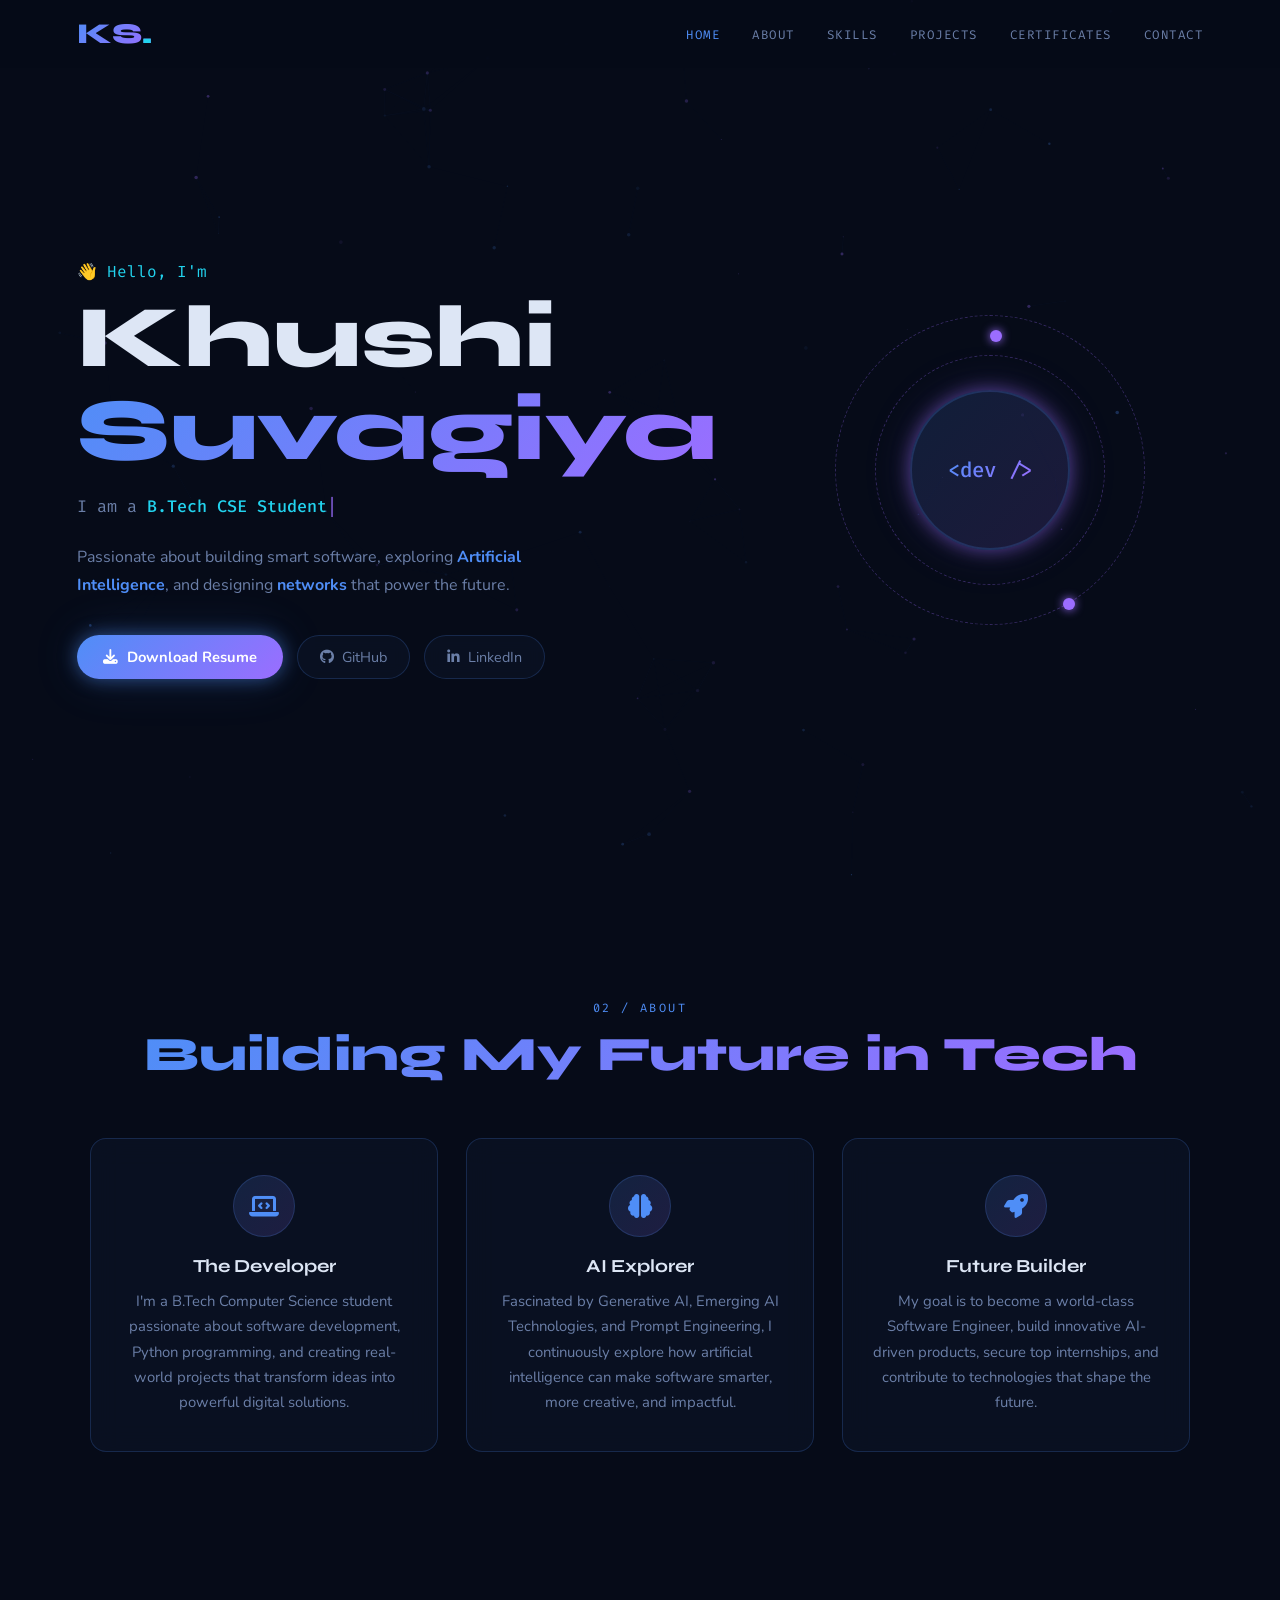
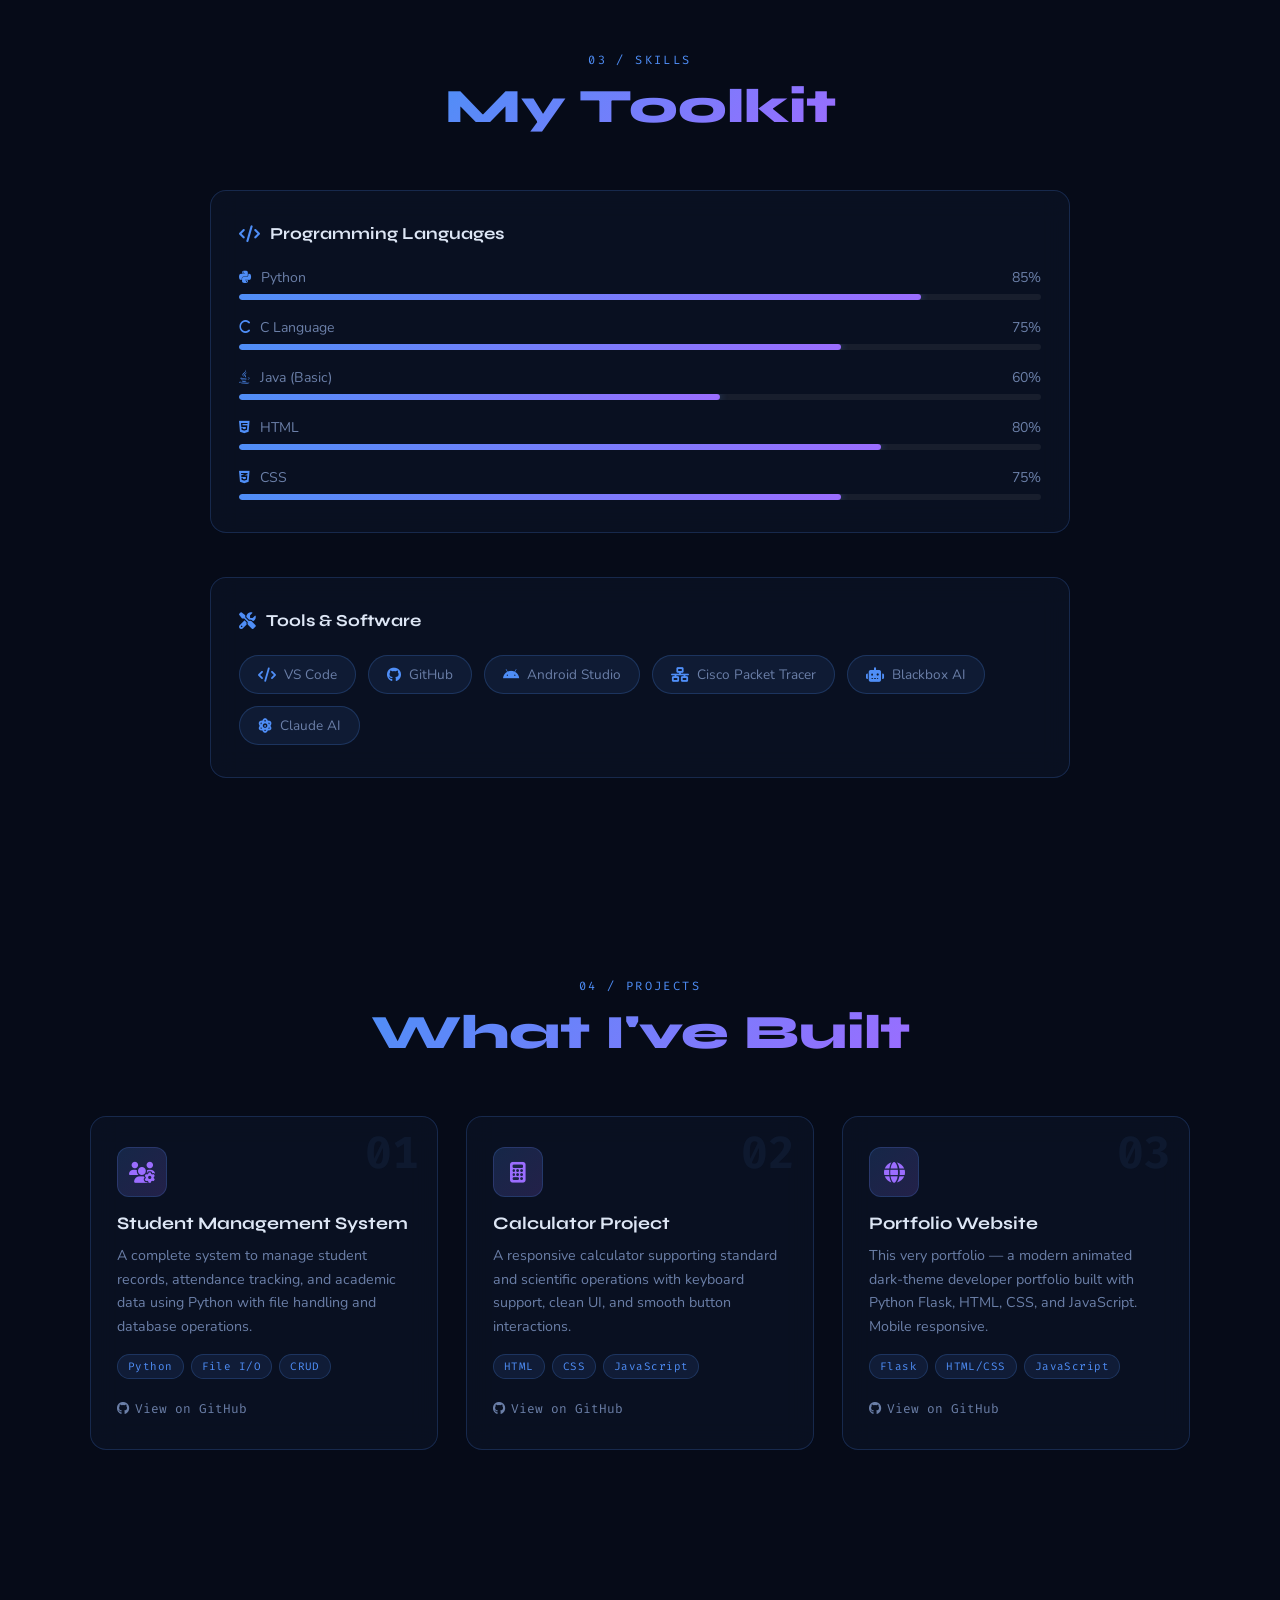
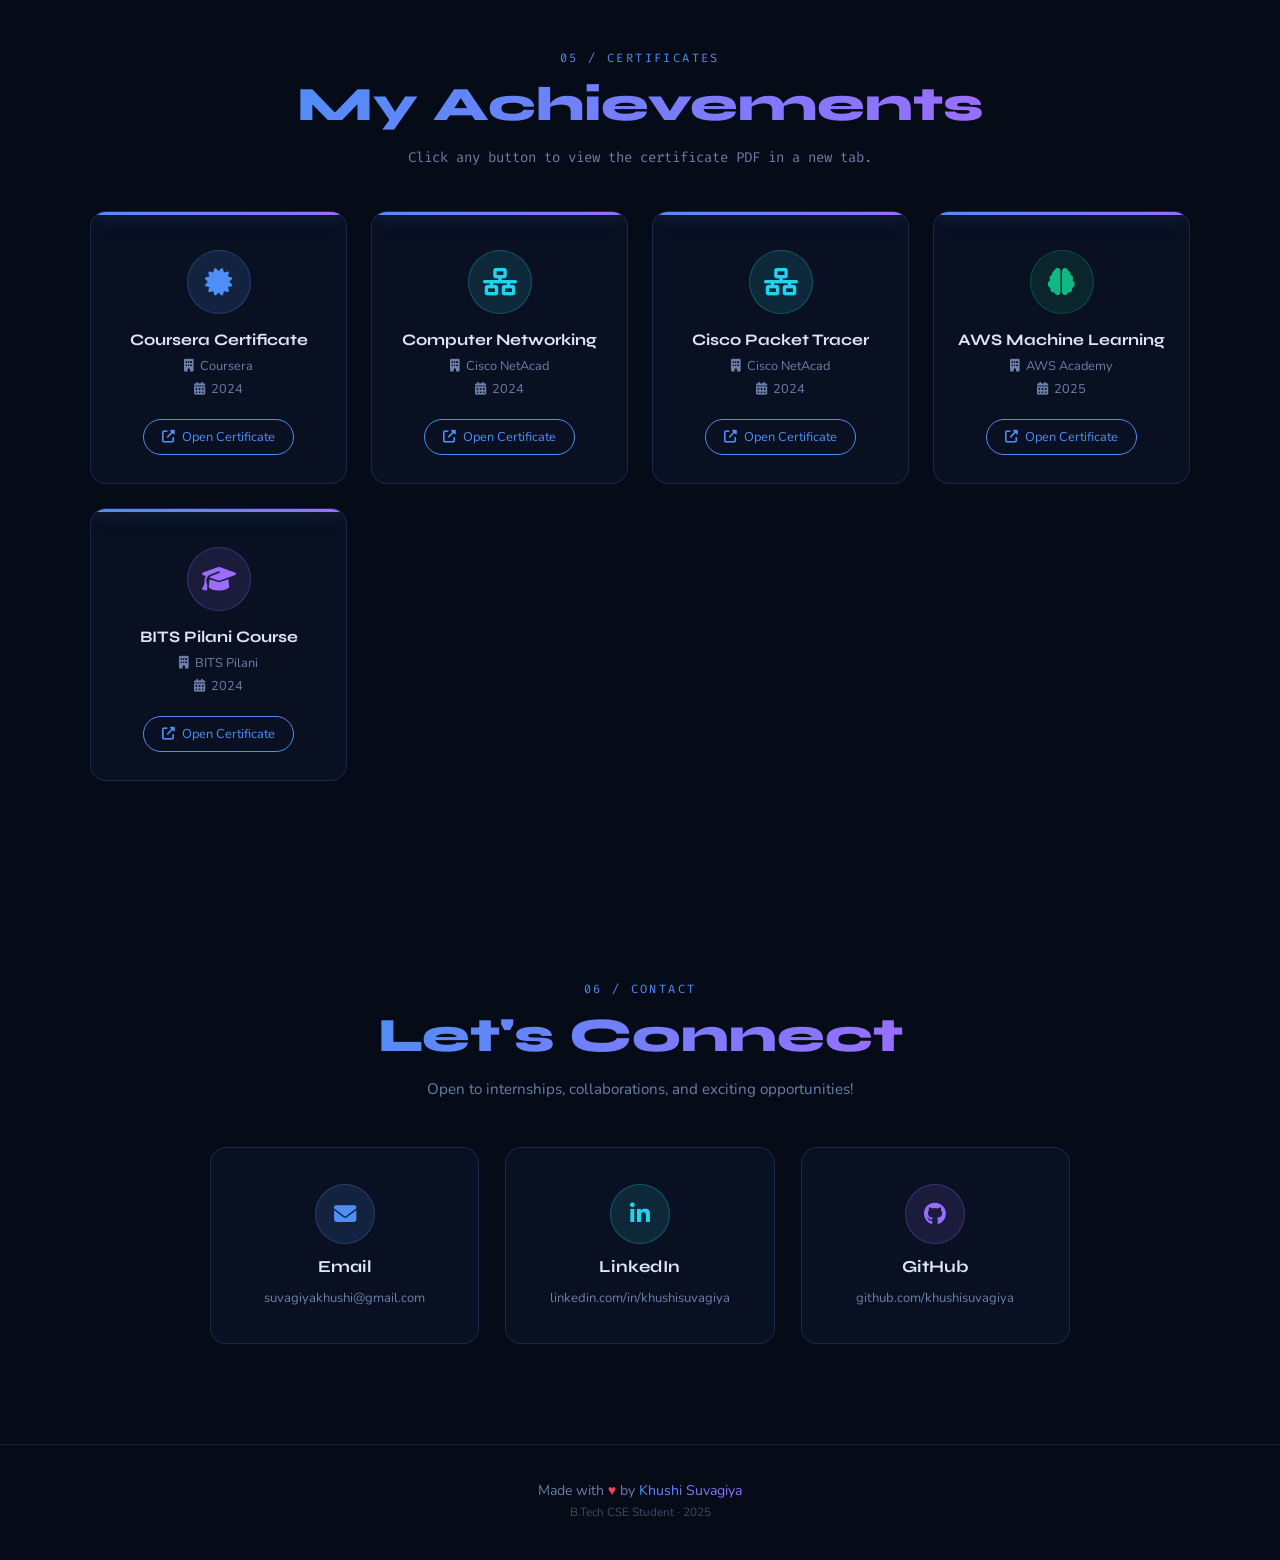
<file: index.html>
<!DOCTYPE html>
<html lang="en">
<head>
  <meta charset="UTF-8" />
  <meta name="viewport" content="width=device-width, initial-scale=1.0"/>
  <title>Khushi Suvagiya | Portfolio</title>

  <!-- Google Fonts -->
  <link rel="preconnect" href="https://fonts.googleapis.com"/>
  <link rel="preconnect" href="https://fonts.gstatic.com" crossorigin/>
  <link href="https://fonts.googleapis.com/css2?family=Syne:wght@400;600;700;800&family=Fira+Code:wght@300;400;500&family=Nunito:wght@300;400;500;600&display=swap" rel="stylesheet"/>

  <!-- Font Awesome Icons -->
  <link rel="stylesheet" href="https://cdnjs.cloudflare.com/ajax/libs/font-awesome/6.5.0/css/all.min.css"/>

  <!-- Your CSS -->
<link rel="stylesheet" href="static/style.css">
</head>
<body>

  <!-- Animated background canvas -->
  <canvas id="bg-canvas"></canvas>

  <!-- ===== NAVBAR ===== -->
  <nav id="navbar">
    <div class="nav-brand">KS<span class="brand-dot">.</span></div>
    <ul class="nav-menu" id="navMenu">
      <li><a href="#home"         class="nav-link">Home</a></li>
      <li><a href="#about"        class="nav-link">About</a></li>
      <li><a href="#skills"       class="nav-link">Skills</a></li>
      <li><a href="#projects"     class="nav-link">Projects</a></li>
      <li><a href="#certificates" class="nav-link">Certificates</a></li>
      <li><a href="#contact"      class="nav-link">Contact</a></li>
    </ul>
    <div class="hamburger" id="hamburger">
      <span></span>
      <span></span>
      <span></span>
    </div>
  </nav>

  <!-- ===== SECTION 1: HOME ===== -->
  <section id="home">
    <div class="home-text">
      <p class="greet">👋 Hello, I'm</p>
      <h1 class="big-name">Khushi<br/><span class="gradient-text">Suvagiya</span></h1>
      <div class="type-line">
        <span class="type-prefix">I am a </span>
        <span id="typed"></span><span class="type-cursor">|</span>
      </div>
      <p class="home-desc">
        Passionate about building smart software, exploring
        <strong>Artificial Intelligence</strong>, and designing
        <strong>networks</strong> that power the future.
      </p>
      <div class="home-btns">
        <a href="Khushi_Suvagiya_Resume.pdf" download class="btn-glow">
          <i class="fas fa-download"></i> Download Resume
        </a>
        <a href="https://github.com/khushisuvagiya" target="_blank" class="btn-outline">
          <i class="fab fa-github"></i> GitHub
        </a>
        <a href="https://linkedin.com/in/khushisuvagiya" target="_blank" class="btn-outline">
          <i class="fab fa-linkedin-in"></i> LinkedIn
        </a>
      </div>
    </div>
    <div class="home-avatar">
      <div class="ring ring-outer"></div>
      <div class="ring ring-mid"></div>
      <div class="avatar-core">
        <span class="avatar-tag">&lt;dev /&gt;</span>
      </div>
      <div class="orbit-dot dot-1"></div>
      <div class="orbit-dot dot-2"></div>
    </div>
  </section>

  <!-- ===== SECTION 2: ABOUT ===== -->
  <section id="about" class="section">
  <div class="section-label">02 / About</div>
  <h2 class="section-heading">Building My Future in Tech</h2>

  <div class="about-grid">

    <!-- Developer Card -->
    <div class="about-card reveal">
      <div class="acard-icon">
        <i class="fas fa-laptop-code"></i>
      </div>
      <h3>The Developer</h3>
      <p>
        I'm a B.Tech Computer Science student passionate about software development,
        Python programming, and creating real-world projects that transform ideas
        into powerful digital solutions.
      </p>
    </div>

    <!-- AI Card -->
    <div class="about-card reveal">
      <div class="acard-icon">
        <i class="fas fa-brain"></i>
      </div>
      <h3>AI Explorer</h3>
      <p>
        Fascinated by Generative AI, Emerging AI Technologies, and Prompt Engineering,
        I continuously explore how artificial intelligence can make software smarter,
        more creative, and impactful.
      </p>
    </div>

    <!-- Future Goals Card -->
    <div class="about-card reveal">
      <div class="acard-icon">
        <i class="fas fa-rocket"></i>
      </div>
      <h3>Future Builder</h3>
      <p>
        My goal is to become a world-class Software Engineer, build innovative AI-driven
        products, secure top internships, and contribute to technologies that shape
        the future.
      </p>
    </div>

  </div>
</section>
  <!-- ===== SECTION 3: SKILLS ===== -->
  <section id="skills" class="section">
    <div class="section-label">03 / Skills</div>
    <h2 class="section-heading">My Toolkit</h2>

    <div class="skills-wrapper">
      <!-- Programming Languages -->
      <div class="skills-block reveal">
        <h3 class="skill-block-title"><i class="fas fa-code"></i> Programming Languages</h3>
        <div class="skill-row">
          <div class="skill-item">
            <div class="skill-top">
              <span><i class="fab fa-python"></i> Python</span>
              <span>85%</span>
            </div>
            <div class="skill-bar"><div class="skill-fill" data-w="85"></div></div>
          </div>
          <div class="skill-item">
            <div class="skill-top">
              <span><i class="fas fa-c"></i> C Language</span>
              <span>75%</span>
            </div>
            <div class="skill-bar"><div class="skill-fill" data-w="75"></div></div>
          </div>
          <div class="skill-item">
            <div class="skill-top">
              <span><i class="fab fa-java"></i> Java (Basic)</span>
              <span>60%</span>
            </div>
            <div class="skill-bar"><div class="skill-fill" data-w="60"></div></div>
          </div>
          <div class="skill-item">
            <div class="skill-top">
              <span><i class="fab fa-html5"></i> HTML</span>
              <span>80%</span>
            </div>
            <div class="skill-bar"><div class="skill-fill" data-w="80"></div></div>
          </div>
          <div class="skill-item">
            <div class="skill-top">
              <span><i class="fab fa-css3-alt"></i> CSS</span>
              <span>75%</span>
            </div>
            <div class="skill-bar"><div class="skill-fill" data-w="75"></div></div>
          </div>
        </div>
      </div>

      <!-- Tools -->
      <div class="skills-block reveal">
        <h3 class="skill-block-title"><i class="fas fa-tools"></i> Tools & Software</h3>
        <div class="tools-row">
          <div class="tool-badge"><i class="fas fa-code"></i> VS Code</div>
          <div class="tool-badge"><i class="fab fa-github"></i> GitHub</div>
          <div class="tool-badge"><i class="fab fa-android"></i> Android Studio</div>
          <div class="tool-badge"><i class="fas fa-network-wired"></i> Cisco Packet Tracer</div>
          <div class="tool-badge"><i class="fas fa-robot"></i> Blackbox AI</div>
          <div class="tool-badge"><i class="fas fa-atom"></i> Claude AI</div>
        </div>
      </div>
    </div>
  </section>

  <!-- ===== SECTION 4: PROJECTS ===== -->
  <section id="projects" class="section">
    <div class="section-label">04 / Projects</div>
    <h2 class="section-heading">What I've Built</h2>

    <div class="projects-grid">

      <div class="project-card reveal">
        <div class="proj-num">01</div>
        <div class="proj-icon"><i class="fas fa-users-cog"></i></div>
        <h3>Student Management System</h3>
        <p>A complete system to manage student records, attendance tracking, and academic data using Python with file handling and database operations.</p>
        <div class="proj-tags">
          <span>Python</span>
          <span>File I/O</span>
          <span>CRUD</span>
        </div>
        <a href="https://github.com/khushisuvagiya" target="_blank" class="proj-link">
          <i class="fab fa-github"></i> View on GitHub
        </a>
      </div>

      <div class="project-card reveal">
        <div class="proj-num">02</div>
        <div class="proj-icon"><i class="fas fa-calculator"></i></div>
        <h3>Calculator Project</h3>
        <p>A responsive calculator supporting standard and scientific operations with keyboard support, clean UI, and smooth button interactions.</p>
        <div class="proj-tags">
          <span>HTML</span>
          <span>CSS</span>
          <span>JavaScript</span>
        </div>
        <a href="https://github.com/khushisuvagiya" target="_blank" class="proj-link">
          <i class="fab fa-github"></i> View on GitHub
        </a>
      </div>

      <div class="project-card reveal">
        <div class="proj-num">03</div>
        <div class="proj-icon"><i class="fas fa-globe"></i></div>
        <h3>Portfolio Website</h3>
        <p>This very portfolio — a modern animated dark-theme developer portfolio built with Python Flask, HTML, CSS, and JavaScript. Mobile responsive.</p>
        <div class="proj-tags">
          <span>Flask</span>
          <span>HTML/CSS</span>
          <span>JavaScript</span>
        </div>
        <a href="https://github.com/khushisuvagiya" target="_blank" class="proj-link">
          <i class="fab fa-github"></i> View on GitHub
        </a>
      </div>

    </div>
  </section>
  <!-- ===== SECTION 5: CERTIFICATES ===== -->
   <section id="certificates" class="section">
  <div class="section-label">05 / Certificates</div>
  <h2 class="section-heading">My Achievements</h2>
  <p class="cert-note">Click any button to view the certificate PDF in a new tab.</p>

  <div class="certs-grid">

    <!-- Coursera Certificate -->
    <div class="cert-card reveal">
      <div class="cert-top-bar"></div>
      <div class="cert-icon"><i class="fas fa-certificate"></i></div>
      <h3>Coursera Certificate</h3>
      <p class="cert-org"><i class="fas fa-building"></i> Coursera</p>
      <p class="cert-yr"><i class="fas fa-calendar-alt"></i> 2024</p>
      <a href="certificates/coursera.pdf" target="_blank" class="cert-open-btn">
        <i class="fas fa-external-link-alt"></i> Open Certificate
      </a>
    </div>

    <!-- Cisco Certificate 1 -->
    <div class="cert-card reveal">
      <div class="cert-top-bar"></div>
      <div class="cert-icon net-icon"><i class="fas fa-network-wired"></i></div>
      <h3>Computer Networking</h3>
      <p class="cert-org"><i class="fas fa-building"></i> Cisco NetAcad</p>
      <p class="cert-yr"><i class="fas fa-calendar-alt"></i> 2024</p>
      <a href="certificates/cisco1.pdf" target="_blank" class="cert-open-btn">
        <i class="fas fa-external-link-alt"></i> Open Certificate
      </a>
    </div>

    <!-- Cisco Certificate 2 -->
    <div class="cert-card reveal">
      <div class="cert-top-bar"></div>
      <div class="cert-icon net-icon"><i class="fas fa-network-wired"></i></div>
      <h3>Cisco Packet Tracer</h3>
      <p class="cert-org"><i class="fas fa-building"></i> Cisco NetAcad</p>
      <p class="cert-yr"><i class="fas fa-calendar-alt"></i> 2024</p>
      <a href="certificates/cisco2.pdf" target="_blank" class="cert-open-btn">
        <i class="fas fa-external-link-alt"></i> Open Certificate
      </a>
    </div>

    <!-- AWS Certificate -->
    <div class="cert-card reveal">
      <div class="cert-top-bar"></div>
      <div class="cert-icon ai-icon"><i class="fas fa-brain"></i></div>
      <h3>AWS Machine Learning</h3>
      <p class="cert-org"><i class="fas fa-building"></i> AWS Academy</p>
      <p class="cert-yr"><i class="fas fa-calendar-alt"></i> 2025</p>
      <a href="certificates/aws.pdf" target="_blank" class="cert-open-btn">
        <i class="fas fa-external-link-alt"></i> Open Certificate
      </a>
    </div>

    <!-- BITS Pilani Certificate -->
    <div class="cert-card reveal">
      <div class="cert-top-bar"></div>
      <div class="cert-icon web-icon"><i class="fas fa-graduation-cap"></i></div>
      <h3>BITS Pilani Course</h3>
      <p class="cert-org"><i class="fas fa-building"></i> BITS Pilani</p>
      <p class="cert-yr"><i class="fas fa-calendar-alt"></i> 2024</p>
      <a href="certificates/bits.pdf" target="_blank" class="cert-open-btn">
        <i class="fas fa-external-link-alt"></i> Open Certificate
      </a>
    </div>

  </div>
</section>

  <!-- ===== SECTION 6: CONTACT ===== -->
  <section id="contact" class="section">
    <div class="section-label">06 / Contact</div>
    <h2 class="section-heading">Let's Connect</h2>
    <p class="contact-sub">Open to internships, collaborations, and exciting opportunities!</p>

    <div class="contact-grid">

      <a href="https://mail.google.com/mail/?view=cm&fs=1&to=suvagiyakhushi@gmail.com" class="contact-card reveal">
        <div class="contact-icon email-c"><i class="fas fa-envelope"></i></div>
        <h3>Email</h3>
        <p>suvagiyakhushi@gmail.com</p>
      </a>

      <a href="https://linkedin.com/in/khushisuvagiya" target="_blank" class="contact-card reveal">
        <div class="contact-icon linkedin-c"><i class="fab fa-linkedin-in"></i></div>
        <h3>LinkedIn</h3>
        <p>linkedin.com/in/khushisuvagiya</p>
      </a>

      <a href="https://github.com/khushisuvagiya" target="_blank" class="contact-card reveal">
        <div class="contact-icon github-c"><i class="fab fa-github"></i></div>
        <h3>GitHub</h3>
        <p>github.com/khushisuvagiya</p>
      </a>

    </div>
  </section>

  <!-- ===== FOOTER ===== -->
  <footer>
    <p>Made with <span class="heart">♥</span> by <span class="gradient-text">Khushi Suvagiya</span></p>
    <p class="footer-sub">B.Tech CSE Student · 2025</p>
  </footer>

  <!-- Your JavaScript -->
  <script src="static/script.js"></script></script>

</body>
</html>
</file>
<file: static/style.css>
@import url('https://fonts.googleapis.com/css2?family=Outfit:wght@300;400;500;600;700&display=swap');
/* ============================================================
   KHUSHI SUVAGIYA — PORTFOLIO CSS
   File: static/style.css
   ============================================================ */

/* ---------- CSS VARIABLES (easy to customise) ---------- */
:root {
  --bg:          #060b18;
  --bg2:         #0b1325;
  --card-bg:     rgba(11, 19, 37, 0.75);
  --blue:        #4f8ef7;
  --violet:      #9b6dff;
  --cyan:        #22d3ee;
  --grad:        linear-gradient(135deg, #4f8ef7, #9b6dff);
  --glow-b:      0 0 18px rgba(79,142,247,0.5), 0 0 50px rgba(79,142,247,0.15);
  --glow-v:      0 0 18px rgba(155,109,255,0.5), 0 0 50px rgba(155,109,255,0.15);
  --text:        #dde6f5;
  --muted:       #6b7fa8;
  --border:      rgba(79,142,247,0.2);
  --font-head:   'Syne', sans-serif;
  --font-mono:   'Fira Code', monospace;
  --font-body:   'Nunito', sans-serif;
  --radius:      16px;
  --ease:        0.3s cubic-bezier(0.4, 0, 0.2, 1);
}

/* ---------- RESET ---------- */
*, *::before, *::after { margin: 0; padding: 0; box-sizing: border-box; }
html { scroll-behavior: smooth; }
body {
  font-family: 'Outfit', sans-serif;
  background: var(--bg);
  color: var(--text);
  font-family: var(--font-body);
  overflow-x: hidden;
}
a { text-decoration: none; color: inherit; }
ul { list-style: none; }

/* ---------- SCROLLBAR ---------- */
::-webkit-scrollbar { width: 5px; }
::-webkit-scrollbar-track { background: var(--bg); }
::-webkit-scrollbar-thumb { background: var(--violet); border-radius: 4px; }

/* ---------- ANIMATED BACKGROUND CANVAS ---------- */
#bg-canvas {
  position: fixed;
  top: 0; left: 0;
  width: 100%; height: 100%;
  z-index: 0;
  pointer-events: none;
  opacity: 0.5;
}

/* ---------- NAVBAR ---------- */
#navbar {
  position: fixed;
  top: 0; left: 0; right: 0;
  z-index: 1000;
  display: flex;
  align-items: center;
  justify-content: space-between;
  padding: 16px 6%;
  background: rgba(6, 11, 24, 0.8);
  backdrop-filter: blur(16px);
  border-bottom: 1px solid transparent;
  transition: border-color 0.3s;
}
#navbar.scrolled {
  border-bottom-color: var(--border);
  box-shadow: 0 4px 24px rgba(79,142,247,0.07);
}
.nav-brand {
  font-family: var(--font-head);
  font-size: 1.8rem;
  font-weight: 800;
  background: var(--grad);
  -webkit-background-clip: text;
  -webkit-text-fill-color: transparent;
}
.brand-dot { color: var(--cyan); -webkit-text-fill-color: var(--cyan); }
.nav-menu {
  display: flex;
  gap: 2rem;
}
.nav-link {
  font-family: var(--font-mono);
  font-size: 0.78rem;
  letter-spacing: 0.12em;
  text-transform: uppercase;
  color: var(--muted);
  transition: color var(--ease);
  position: relative;
  padding-bottom: 3px;
}
.nav-link::after {
  content: '';
  position: absolute;
  bottom: 0; left: 0;
  width: 0; height: 1px;
  background: var(--grad);
  transition: width var(--ease);
}
.nav-link:hover { color: var(--text); }
.nav-link:hover::after { width: 100%; }

/* Hamburger for mobile */
.hamburger {
  display: none;
  flex-direction: column;
  gap: 5px;
  cursor: pointer;
  z-index: 1100;
}
.hamburger span {
  display: block;
  width: 25px; height: 2px;
  background: var(--text);
  border-radius: 2px;
  transition: var(--ease);
}
.hamburger.open span:nth-child(1) { transform: rotate(45deg) translateY(7px); }
.hamburger.open span:nth-child(2) { opacity: 0; }
.hamburger.open span:nth-child(3) { transform: rotate(-45deg) translateY(-7px); }


/* ---------- COMMON SECTION STYLES ---------- */
.section {
  position: relative;
  z-index: 1;
  padding: 100px 6%;
  display: flex;
  flex-direction: column;
  align-items: center;
}
.section-label {
  font-family: var(--font-mono);
  font-size: 0.75rem;
  color: var(--blue);
  letter-spacing: 0.2em;
  text-transform: uppercase;
  margin-bottom: 10px;
}
.section-heading {
  font-family: var(--font-head);
  font-size: clamp(2rem, 5vw, 3rem);
  font-weight: 800;
  background: var(--grad);
  -webkit-background-clip: text;
  -webkit-text-fill-color: transparent;
  margin-bottom: 55px;
  text-align: center;
}

/* ---------- GLASS CARD BASE ---------- */
.glass {
  background: var(--card-bg);
  border: 1px solid var(--border);
  border-radius: var(--radius);
  backdrop-filter: blur(14px);
  transition: transform var(--ease), box-shadow var(--ease), border-color var(--ease);
}
.glass:hover {
  transform: translateY(-6px);
  box-shadow: var(--glow-b);
  border-color: rgba(79,142,247,0.45);
}

/* ---------- GRADIENT TEXT HELPER ---------- */
.gradient-text {
  background: var(--grad);
  -webkit-background-clip: text;
  -webkit-text-fill-color: transparent;
}

/* ============================================================
   SECTION 1 — HOME
   ============================================================ */
#home {
  position: relative;
  z-index: 1;
  min-height: 100vh;
  display: grid;
  grid-template-columns: 1fr 1fr;
  align-items: center;
  gap: 60px;
  padding: 100px 6% 60px;
}
.greet {
  font-family: var(--font-mono);
  font-size: 1rem;
  color: var(--cyan);
  margin-bottom: 10px;
}
.big-name {
  font-family: var(--font-head);
  font-size: clamp(3rem, 7vw, 5.5rem);
  font-weight: 800;
  line-height: 1.05;
  color: var(--text);
  margin-bottom: 18px;
}
.type-line {
  font-family: var(--font-mono);
  font-size: 1.05rem;
  color: var(--muted);
  margin-bottom: 20px;
  min-height: 28px;
}
#typed { color: var(--cyan); font-weight: 500; }
.type-cursor {
  color: var(--violet);
  animation: blink 0.75s step-end infinite;
}
@keyframes blink { 50% { opacity: 0; } }

.home-desc {
  font-size: 1rem;
  line-height: 1.75;
  color: var(--muted);
  max-width: 500px;
  margin-bottom: 36px;
}
.home-desc strong { color: var(--blue); }

.home-btns {
  display: flex;
  flex-wrap: wrap;
  gap: 14px;
  align-items: center;
}
/* Glowing primary button */
.btn-glow {
  display: inline-flex;
  align-items: center;
  gap: 9px;
  padding: 12px 26px;
  border-radius: 50px;
  background: var(--grad);
  color: #fff;
  font-family: var(--font-body);
  font-weight: 700;
  font-size: 0.92rem;
  box-shadow: var(--glow-b);
  transition: transform var(--ease), box-shadow var(--ease);
}
.btn-glow:hover {
  transform: translateY(-2px) scale(1.04);
  box-shadow: 0 0 30px rgba(79,142,247,0.65), 0 0 80px rgba(79,142,247,0.2);
}
/* Outline secondary button */
.btn-outline {
  display: inline-flex;
  align-items: center;
  gap: 8px;
  padding: 11px 22px;
  border-radius: 50px;
  border: 1px solid var(--border);
  color: var(--muted);
  font-family: var(--font-body);
  font-size: 0.9rem;
  background: var(--card-bg);
  backdrop-filter: blur(8px);
  transition: all var(--ease);
}
.btn-outline:hover {
  color: var(--blue);
  border-color: var(--blue);
  box-shadow: var(--glow-b);
}

/* ---- Animated Avatar ---- */
.home-avatar {
  position: relative;
  display: flex;
  align-items: center;
  justify-content: center;
  width: 100%;
  height: 340px;
}
.avatar-core {
  width: 160px; height: 160px;
  border-radius: 50%;
  background: linear-gradient(135deg, rgba(79,142,247,0.15), rgba(155,109,255,0.15));
  border: 2px solid var(--border);
  display: flex;
  align-items: center;
  justify-content: center;
  box-shadow: var(--glow-v);
  animation: float 4s ease-in-out infinite;
  z-index: 2;
}
@keyframes float {
  0%,100% { transform: translateY(0); }
  50%      { transform: translateY(-14px); }
}
.avatar-tag {
  font-family: var(--font-mono);
  font-size: 1.3rem;
  background: var(--grad);
  -webkit-background-clip: text;
  -webkit-text-fill-color: transparent;
  font-weight: 500;
}
.ring {
  position: absolute;
  border-radius: 50%;
  border: 1px dashed rgba(155,109,255,0.3);
  animation: spin linear infinite;
}
.ring-mid   { width: 230px; height: 230px; animation-duration: 10s; }
.ring-outer { width: 310px; height: 310px; animation-duration: 18s; animation-direction: reverse; }
@keyframes spin { to { transform: rotate(360deg); } }

.orbit-dot {
  position: absolute;
  width: 12px; height: 12px;
  border-radius: 50%;
  background: var(--violet);
  box-shadow: 0 0 10px var(--violet);
}
.dot-1 { top: 30px;  left: 50%; }
.dot-2 { bottom: 30px; right: 30%; }


/* ============================================================
   SECTION 2 — ABOUT
   ============================================================ */
.about-grid {
  display: grid;
  grid-template-columns: repeat(3, 1fr);
  gap: 28px;
  max-width: 1100px;
  width: 100%;
}
.about-card {
  background: var(--card-bg);
  border: 1px solid var(--border);
  border-radius: var(--radius);
  backdrop-filter: blur(14px);
  padding: 36px 26px;
  text-align: center;
  transition: transform var(--ease), box-shadow var(--ease), border-color var(--ease);
}
.about-card:hover {
  transform: translateY(-6px);
  box-shadow: var(--glow-b);
  border-color: rgba(79,142,247,0.45);
}
.acard-icon {
  width: 62px; height: 62px;
  border-radius: 50%;
  background: linear-gradient(135deg, rgba(79,142,247,0.15), rgba(155,109,255,0.15));
  border: 1px solid var(--border);
  display: flex; align-items: center; justify-content: center;
  font-size: 1.5rem; color: var(--blue);
  margin: 0 auto 18px;
  transition: box-shadow var(--ease);
}
.about-card:hover .acard-icon { box-shadow: var(--glow-b); }
.about-card h3 {
  font-family: var(--font-head);
  font-size: 1.15rem; font-weight: 700;
  color: var(--text); margin-bottom: 12px;
}
.about-card p { font-size: 0.93rem; color: var(--muted); line-height: 1.7; }


/* ============================================================
   SECTION 3 — SKILLS
   ============================================================ */
.skills-wrapper {
  display: flex;
  flex-direction: column;
  gap: 44px;
  max-width: 860px;
  width: 100%;
}
.skills-block {
  background: var(--card-bg);
  border: 1px solid var(--border);
  border-radius: var(--radius);
  padding: 32px 28px;
  backdrop-filter: blur(14px);
}
.skill-block-title {
  font-family: var(--font-head);
  font-size: 1.05rem; font-weight: 700;
  color: var(--text);
  display: flex; align-items: center; gap: 10px;
  margin-bottom: 24px;
}
.skill-block-title i { color: var(--blue); }
.skill-row { display: flex; flex-direction: column; gap: 18px; }
.skill-item {}
.skill-top {
  display: flex;
  justify-content: space-between;
  font-size: 0.88rem;
  color: var(--muted);
  margin-bottom: 7px;
}
.skill-top i { color: var(--blue); margin-right: 6px; }
.skill-bar {
  height: 6px;
  background: rgba(255,255,255,0.06);
  border-radius: 10px;
  overflow: hidden;
}
.skill-fill {
  height: 100%;
  width: 0%;
  background: var(--grad);
  border-radius: 10px;
  transition: width 1.3s cubic-bezier(0.4, 0, 0.2, 1);
  box-shadow: 0 0 8px rgba(79,142,247,0.4);
}
/* Tools row */
.tools-row {
  display: flex;
  flex-wrap: wrap;
  gap: 12px;
}
.tool-badge {
  display: inline-flex;
  align-items: center;
  gap: 8px;
  padding: 9px 18px;
  border-radius: 50px;
  background: rgba(79,142,247,0.09);
  border: 1px solid rgba(79,142,247,0.22);
  color: var(--muted);
  font-size: 0.85rem;
  transition: all var(--ease);
  cursor: default;
}
.tool-badge i { color: var(--blue); font-size: 0.9rem; }
.tool-badge:hover {
  background: rgba(79,142,247,0.18);
  border-color: var(--blue);
  color: var(--text);
  transform: translateY(-2px);
  box-shadow: var(--glow-b);
}


/* ============================================================
   SECTION 4 — PROJECTS
   ============================================================ */
.projects-grid {
  display: grid;
  grid-template-columns: repeat(3, 1fr);
  gap: 28px;
  max-width: 1100px;
  width: 100%;
}
.project-card {
  background: var(--card-bg);
  border: 1px solid var(--border);
  border-radius: var(--radius);
  padding: 30px 26px;
  position: relative;
  overflow: hidden;
  backdrop-filter: blur(14px);
  transition: transform var(--ease), box-shadow var(--ease), border-color var(--ease);
}
.project-card:hover {
  transform: translateY(-6px);
  box-shadow: var(--glow-b);
  border-color: rgba(79,142,247,0.45);
}
.proj-num {
  position: absolute; top: 14px; right: 18px;
  font-family: var(--font-mono);
  font-size: 2.8rem; font-weight: 700;
  color: rgba(79,142,247,0.07);
  pointer-events: none; line-height: 1;
}
.proj-icon {
  width: 50px; height: 50px;
  border-radius: 12px;
  background: linear-gradient(135deg, rgba(79,142,247,0.18), rgba(155,109,255,0.18));
  border: 1px solid var(--border);
  display: flex; align-items: center; justify-content: center;
  font-size: 1.3rem; color: var(--violet);
  margin-bottom: 16px;
  transition: box-shadow var(--ease);
}
.project-card:hover .proj-icon { box-shadow: var(--glow-v); }
.project-card h3 {
  font-family: var(--font-head);
  font-size: 1.1rem; font-weight: 700;
  color: var(--text); margin-bottom: 10px;
}
.project-card p {
  font-size: 0.89rem; color: var(--muted);
  line-height: 1.65; margin-bottom: 16px;
}
.proj-tags {
  display: flex; flex-wrap: wrap; gap: 7px;
  margin-bottom: 18px;
}
.proj-tags span {
  font-family: var(--font-mono); font-size: 0.68rem;
  padding: 4px 10px; border-radius: 20px;
  background: rgba(79,142,247,0.1);
  border: 1px solid rgba(79,142,247,0.22);
  color: var(--blue); letter-spacing: 0.04em;
}
.proj-link {
  font-family: var(--font-mono); font-size: 0.8rem;
  color: var(--muted);
  display: inline-flex; align-items: center; gap: 6px;
  transition: color var(--ease);
}
.proj-link:hover { color: var(--cyan); }


/* ============================================================
   SECTION 5 — CERTIFICATES
   ============================================================ */
.cert-note {
  font-size: 0.88rem; color: var(--muted);
  margin-top: -40px; margin-bottom: 44px;
  font-family: var(--font-mono);
}
.certs-grid {
  display: grid;
  grid-template-columns: repeat(4, 1fr);
  gap: 24px;
  max-width: 1100px;
  width: 100%;
}
.cert-card {
  background: var(--card-bg);
  border: 1px solid var(--border);
  border-radius: var(--radius);
  padding: 28px 22px;
  text-align: center;
  cursor: pointer;
  position: relative;
  overflow: hidden;
  backdrop-filter: blur(14px);
  transition: transform var(--ease), box-shadow var(--ease), border-color var(--ease);
}
.cert-card:hover {
  transform: translateY(-8px);
  box-shadow: var(--glow-b);
  border-color: rgba(79,142,247,0.5);
}
/* Coloured top stripe */
.cert-top-bar {
  position: absolute; top: 0; left: 0; right: 0;
  height: 3px;
  background: var(--grad);
  box-shadow: var(--glow-b);
}
.cert-icon {
  width: 64px; height: 64px;
  border-radius: 50%;
  background: rgba(79,142,247,0.14);
  border: 1px solid rgba(79,142,247,0.28);
  display: flex; align-items: center; justify-content: center;
  font-size: 1.7rem; color: var(--blue);
  margin: 10px auto 16px;
  transition: all var(--ease);
}
.net-icon { background: rgba(34,211,238,0.12); border-color: rgba(34,211,238,0.28); color: var(--cyan); }
.web-icon { background: rgba(155,109,255,0.12); border-color: rgba(155,109,255,0.28); color: var(--violet); }
.ai-icon  { background: rgba(16,185,129,0.12);  border-color: rgba(16,185,129,0.28);  color: #10b981; }

.cert-card:hover .cert-icon {
  transform: scale(1.1) rotate(8deg);
  box-shadow: var(--glow-b);
}
.cert-card h3 {
  font-family: var(--font-head);
  font-size: 1rem; font-weight: 700;
  color: var(--text); margin-bottom: 8px;
}
.cert-org, .cert-yr {
  font-size: 0.8rem; color: var(--muted);
  display: flex; align-items: center; justify-content: center;
  gap: 6px; margin-bottom: 5px;
}
.cert-open-btn {
  margin-top: 16px;
  padding: 8px 18px;
  border-radius: 50px;
  border: 1px solid var(--blue);
  background: transparent;
  color: var(--blue);
  font-family: var(--font-body); font-size: 0.8rem;
  cursor: pointer;
  display: inline-flex; align-items: center; gap: 7px;
  transition: all var(--ease);
}
.cert-open-btn:hover {
  background: var(--blue); color: #fff;
  box-shadow: var(--glow-b);
}


/* ============================================================
   SECTION 6 — CONTACT
   ============================================================ */
.contact-sub {
  font-size: 0.95rem; color: var(--muted);
  margin-top: -40px; margin-bottom: 48px; text-align: center;
}
.contact-grid {
  display: grid;
  grid-template-columns: repeat(3, 1fr);
  gap: 26px;
  max-width: 860px;
  width: 100%;
}
.contact-card {
  background: var(--card-bg);
  border: 1px solid var(--border);
  border-radius: var(--radius);
  padding: 36px 26px;
  text-align: center;
  display: flex; flex-direction: column; align-items: center; gap: 12px;
  backdrop-filter: blur(14px);
  transition: transform var(--ease), box-shadow var(--ease), border-color var(--ease);
}
.contact-card:hover {
  transform: translateY(-6px);
  border-color: rgba(79,142,247,0.45);
  box-shadow: var(--glow-b);
}
.contact-icon {
  width: 60px; height: 60px; border-radius: 50%;
  display: flex; align-items: center; justify-content: center;
  font-size: 1.4rem;
  transition: box-shadow var(--ease);
}
.email-c    { background: rgba(79,142,247,0.14);  color: var(--blue);   border: 1px solid rgba(79,142,247,0.28); }
.linkedin-c { background: rgba(34,211,238,0.12);  color: var(--cyan);   border: 1px solid rgba(34,211,238,0.28); }
.github-c   { background: rgba(155,109,255,0.12); color: var(--violet); border: 1px solid rgba(155,109,255,0.28); }
.contact-card:hover .email-c    { box-shadow: var(--glow-b); }
.contact-card:hover .linkedin-c { box-shadow: 0 0 18px rgba(34,211,238,0.45); }
.contact-card:hover .github-c   { box-shadow: var(--glow-v); }
.contact-card h3 {
  font-family: var(--font-head); font-size: 1.05rem;
  font-weight: 700; color: var(--text);
}
.contact-card p { font-size: 0.82rem; color: var(--muted); }


/* ============================================================
   FOOTER
   ============================================================ */
footer {
  position: relative; z-index: 1;
  text-align: center;
  padding: 36px 6%;
  border-top: 1px solid var(--border);
}
footer p { color: var(--muted); font-size: 0.88rem; margin-bottom: 4px; }
.footer-sub { font-size: 0.74rem; color: rgba(107,127,168,0.55); }
.heart { color: #f43f5e; }


/* ============================================================
   SCROLL REVEAL ANIMATION
   ============================================================ */
.reveal {
  opacity: 0;
  transform: translateY(30px);
  transition: opacity 0.65s ease, transform 0.65s ease;
}
.reveal.visible {
  opacity: 1;
  transform: translateY(0);
}
/* Stagger siblings */
.reveal:nth-child(2) { transition-delay: 0.1s; }
.reveal:nth-child(3) { transition-delay: 0.2s; }
.reveal:nth-child(4) { transition-delay: 0.3s; }


/* ============================================================
   RESPONSIVE — TABLET & MOBILE
   ============================================================ */
@media (max-width: 1024px) {
  .about-grid    { grid-template-columns: 1fr 1fr; }
  .projects-grid { grid-template-columns: 1fr 1fr; }
  .certs-grid    { grid-template-columns: 1fr 1fr; }
  .contact-grid  { grid-template-columns: 1fr 1fr 1fr; }
  #home {
    grid-template-columns: 1fr;
    text-align: center;
    padding-top: 110px;
  }
  .home-desc { margin: 0 auto 32px; }
  .home-btns { justify-content: center; }
}

@media (max-width: 768px) {
  /* Fullscreen mobile nav */
  .nav-menu {
    position: fixed;
    top: 0; left: 0; right: 0; bottom: 0;
    background: rgba(6, 11, 24, 0.97);
    flex-direction: column;
    align-items: center;
    justify-content: center;
    gap: 2.5rem;
    transform: translateX(-100%);
    transition: transform var(--ease);
    z-index: 1000;
  }
  .nav-menu.open { transform: translateX(0); }
  .nav-link { font-size: 1.1rem; }
  .hamburger { display: flex; }

  .about-grid    { grid-template-columns: 1fr; }
  .projects-grid { grid-template-columns: 1fr; }
  .certs-grid    { grid-template-columns: 1fr 1fr; }
  .contact-grid  { grid-template-columns: 1fr; }

  .home-avatar { height: 220px; }
  .avatar-core   { width: 110px; height: 110px; }
  .ring-mid   { width: 160px; height: 160px; }
  .ring-outer { width: 210px; height: 210px; }
}

@media (max-width: 480px) {
  .certs-grid { grid-template-columns: 1fr; }
}
</file>
